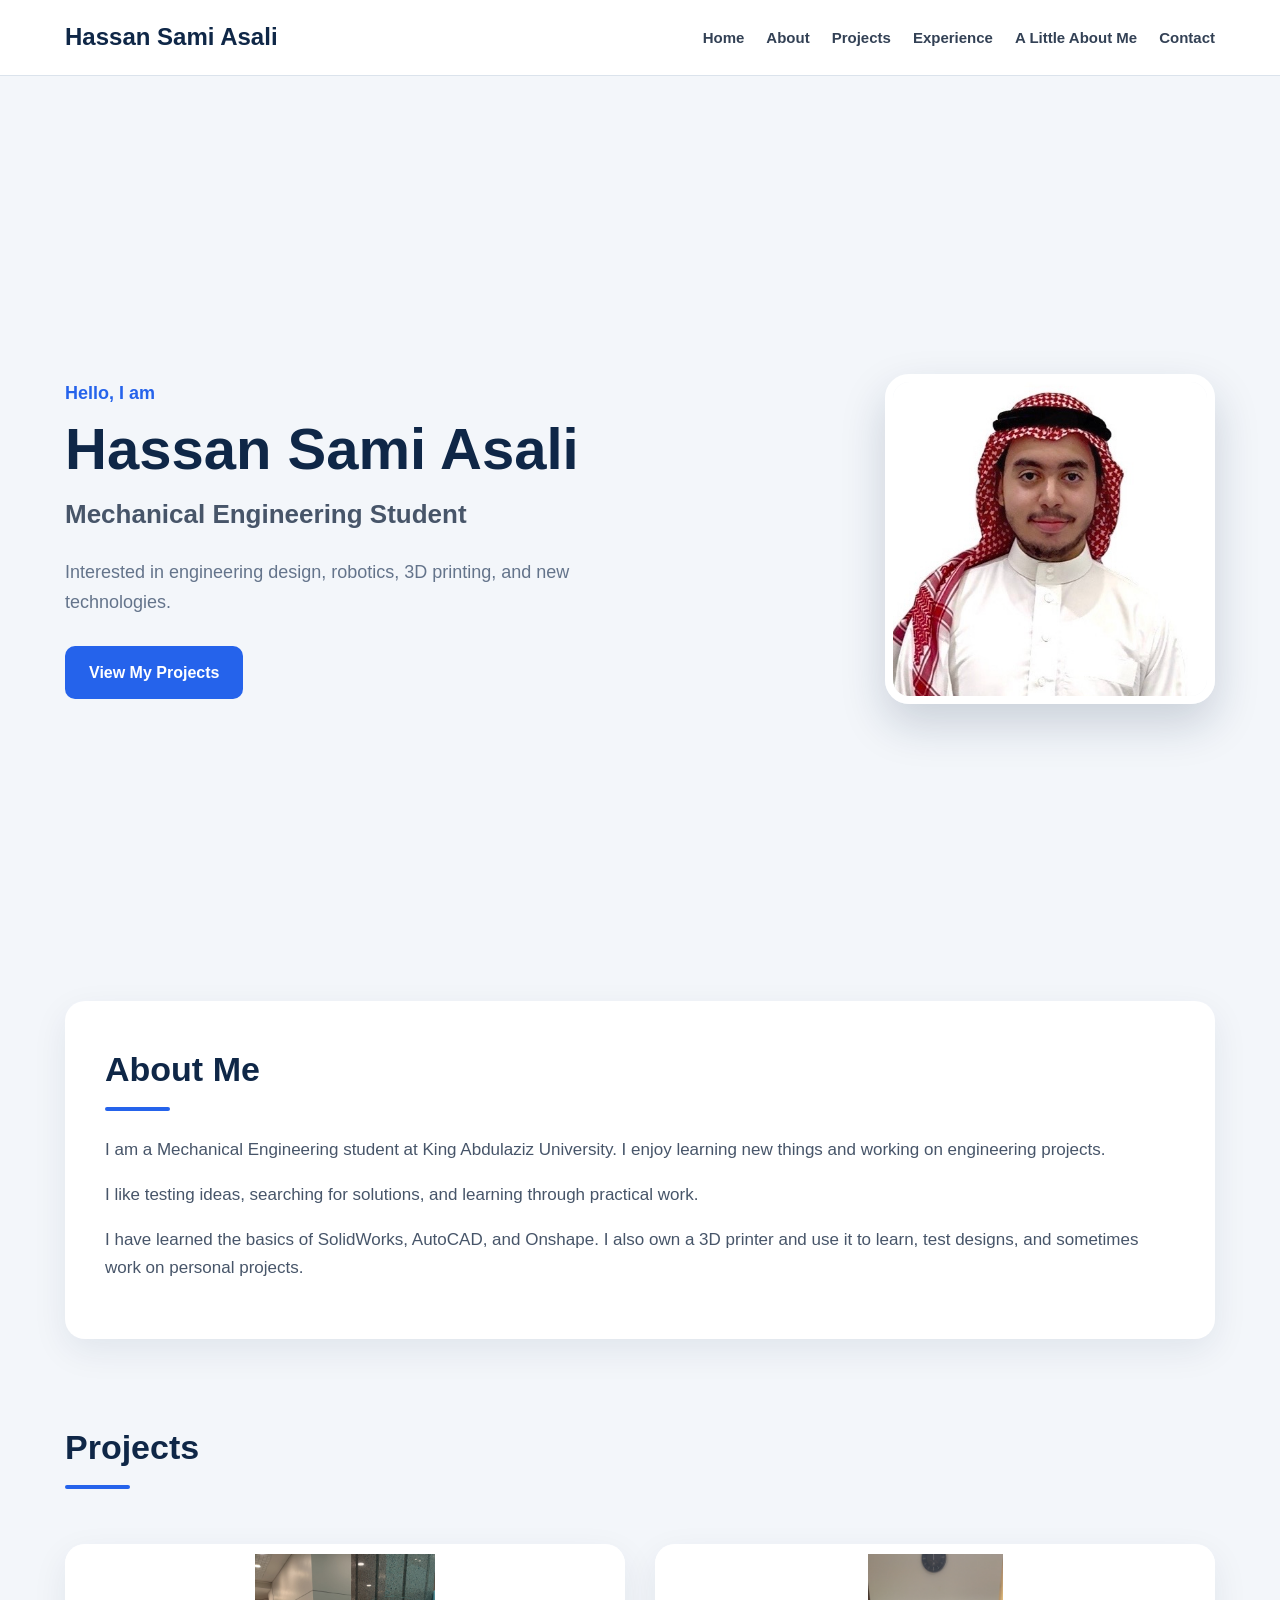
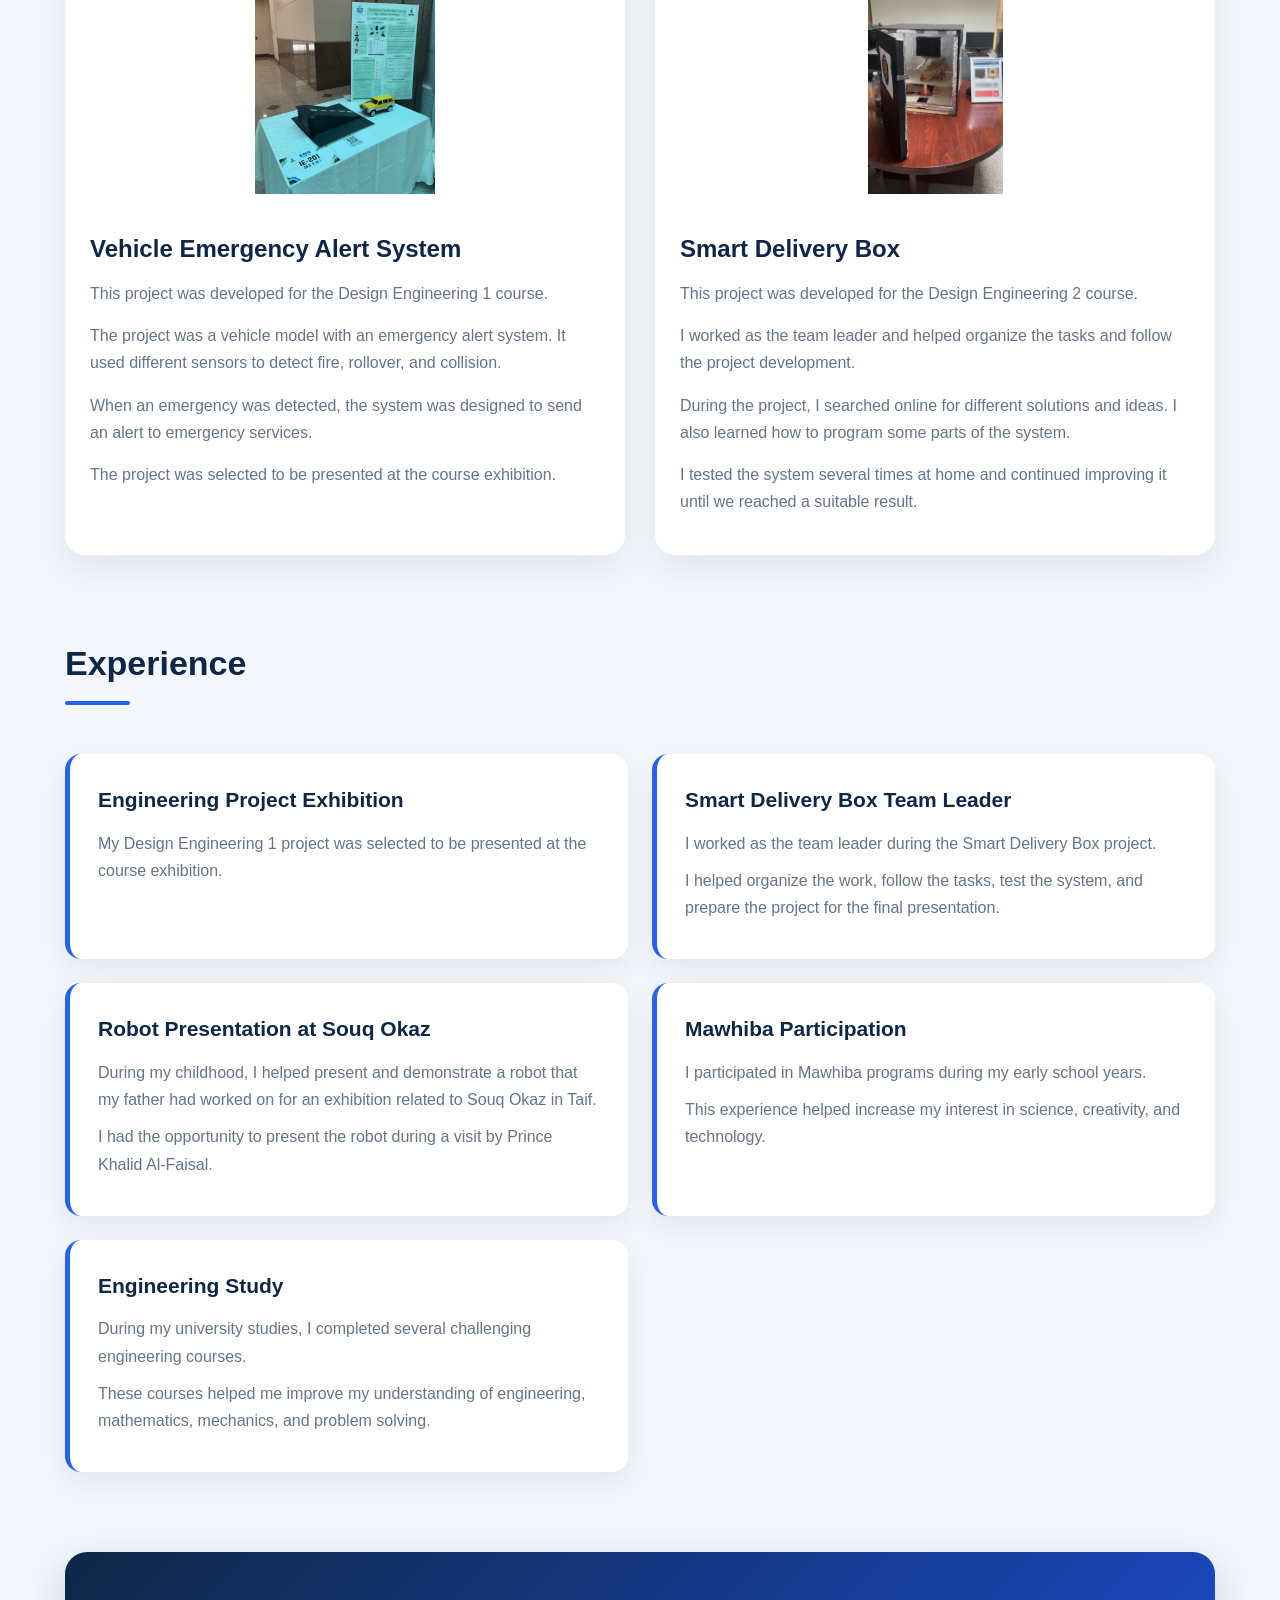
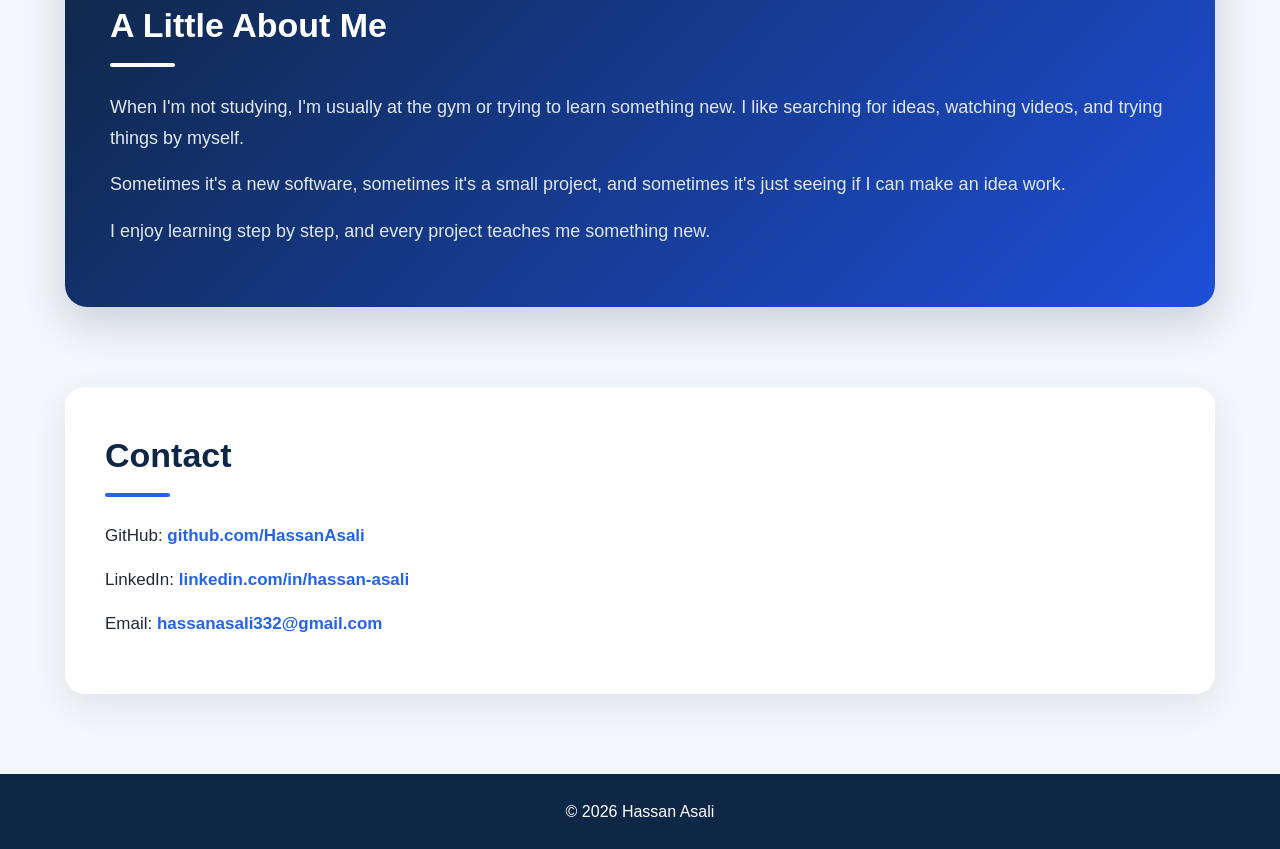
<file: 04-Web-and-Mobile/Task-01-Personal-Website/index.html>
<!DOCTYPE html>
<html lang="en">

<head>
    <meta charset="UTF-8">

    <meta name="viewport"
          content="width=device-width, initial-scale=1.0">

    <title>Hassan Sami Asali | Personal Website</title>

    <link rel="stylesheet" href="style.css">
</head>

<body>

    <header>
        <nav>

            <h2>Hassan Sami Asali</h2>

            <ul>
                <li>
                    <a href="#home">Home</a>
                </li>

                <li>
                    <a href="#about">About</a>
                </li>

                <li>
                    <a href="#projects">Projects</a>
                </li>

                <li>
                    <a href="#experience">Experience</a>
                </li>

                <li>
                    <a href="#personal">A Little About Me</a>
                </li>

                <li>
                    <a href="#contact">Contact</a>
                </li>
            </ul>

        </nav>
    </header>


    <main>

        <section id="home">

            <div>

                <p>Hello, I am</p>

                <h1>Hassan Sami Asali</h1>

                <h3>Mechanical Engineering Student</h3>

                <p>
                    Interested in engineering design, robotics,
                    3D printing, and new technologies.
                </p>

                <a href="#projects">
                    View My Projects
                </a>

            </div>

            <img src="images/profile.jpg"
                 alt="Hassan Asali">

        </section>


        <section id="about">

            <h2>About Me</h2>

            <p>
                I am a Mechanical Engineering student
                at King Abdulaziz University.
                I enjoy learning new things and working
                on engineering projects.
            </p>

            <p>
                I like testing ideas, searching for solutions,
                and learning through practical work.
            </p>

            <p>
                I have learned the basics of SolidWorks,
                AutoCAD, and Onshape.
                I also own a 3D printer and use it to learn,
                test designs, and sometimes work
                on personal projects.
            </p>

        </section>


        <section id="projects">

            <h2>Projects</h2>


            <article>

                <img src="images/emergency-car.jpg"
                     alt="Vehicle Emergency Alert System">

                <h3>
                    Vehicle Emergency Alert System
                </h3>

                <p>
                    This project was developed for
                    the Design Engineering 1 course.
                </p>

                <p>
                    The project was a vehicle model
                    with an emergency alert system.
                    It used different sensors to detect fire,
                    rollover, and collision.
                </p>

                <p>
                    When an emergency was detected,
                    the system was designed to send
                    an alert to emergency services.
                </p>

                <p>
                    The project was selected to be presented
                    at the course exhibition.
                </p>

            </article>


            <article>

                <img src="images/delivery-box.jpg"
                     alt="Smart Delivery Box">

                <h3>Smart Delivery Box</h3>

                <p>
                    This project was developed for
                    the Design Engineering 2 course.
                </p>

                <p>
                    I worked as the team leader
                    and helped organize the tasks
                    and follow the project development.
                </p>

                <p>
                    During the project, I searched online
                    for different solutions and ideas.
                    I also learned how to program
                    some parts of the system.
                </p>

                <p>
                    I tested the system several times
                    at home and continued improving it
                    until we reached a suitable result.
                </p>

            </article>

        </section>


        <section id="experience">

            <h2>Experience</h2>


            <div>

                <h3>
                    Engineering Project Exhibition
                </h3>

                <p>
                    My Design Engineering 1 project
                    was selected to be presented
                    at the course exhibition.
                </p>

            </div>


            <div>

                <h3>
                    Smart Delivery Box Team Leader
                </h3>

                <p>
                    I worked as the team leader
                    during the Smart Delivery Box project.
                </p>

                <p>
                    I helped organize the work,
                    follow the tasks, test the system,
                    and prepare the project
                    for the final presentation.
                </p>

            </div>


            <div>

                <h3>
                    Robot Presentation at Souq Okaz
                </h3>

                <p>
                    During my childhood,
                    I helped present and demonstrate
                    a robot that my father had worked on
                    for an exhibition related
                    to Souq Okaz in Taif.
                </p>

                <p>
                    I had the opportunity to present
                    the robot during a visit
                    by Prince Khalid Al-Faisal.
                </p>

            </div>


            <div>

                <h3>Mawhiba Participation</h3>

                <p>
                    I participated in Mawhiba programs
                    during my early school years.
                </p>

                <p>
                    This experience helped increase
                    my interest in science,
                    creativity, and technology.
                </p>

            </div>


            <div>

                <h3>Engineering Study</h3>

                <p>
                    During my university studies,
                    I completed several challenging
                    engineering courses.
                </p>

                <p>
                    These courses helped me improve
                    my understanding of engineering,
                    mathematics, mechanics,
                    and problem solving.
                </p>

            </div>

        </section>


        <section id="personal">

            <h2>A Little About Me</h2>

            <p>
                When I'm not studying, I'm usually at the gym
                or trying to learn something new.
                I like searching for ideas, watching videos,
                and trying things by myself.
            </p>

            <p>
                Sometimes it's a new software,
                sometimes it's a small project,
                and sometimes it's just seeing
                if I can make an idea work.
            </p>

            <p>
                I enjoy learning step by step,
                and every project teaches me something new.
            </p>

        </section>


        <section id="contact">

            <h2>Contact</h2>

            <p>
                GitHub:

                <a href="https://github.com/HassanAsali"
                   target="_blank">

                    github.com/HassanAsali

                </a>
            </p>


            <p>
                LinkedIn:

                <a href="https://www.linkedin.com/in/hassan-asali-1a823a37b/"
                   target="_blank">

                    linkedin.com/in/hassan-asali

                </a>
            </p>


            <p>
                Email:

                <a href="mailto:hassanasali332@gmail.com">

                    hassanasali332@gmail.com

                </a>
            </p>

        </section>

    </main>


    <footer>

        <p>
            © 2026 Hassan Asali
        </p>

    </footer>

</body>

</html>
</file>
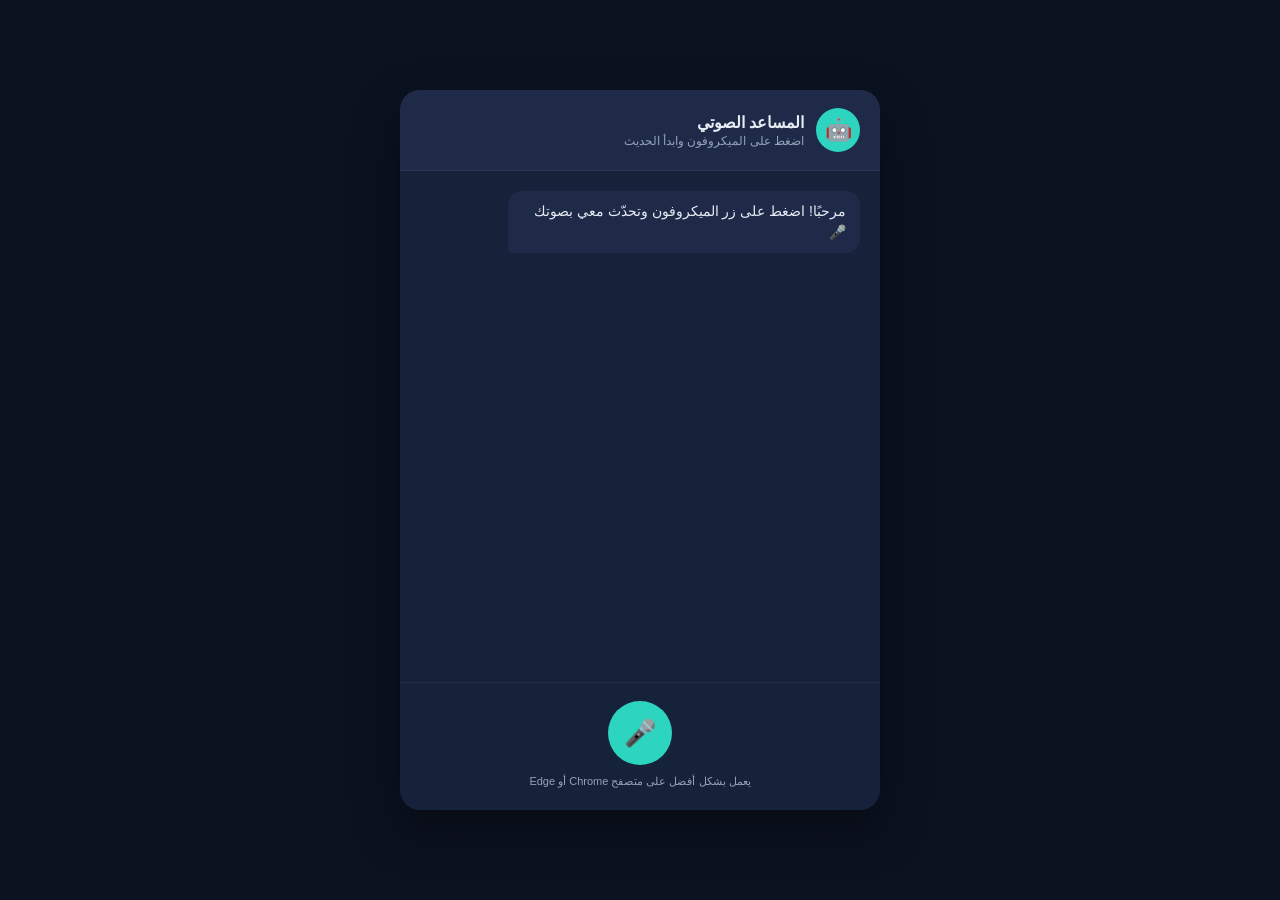
<file: 04-Web-and-Mobile/Task-03-Voice-Assistant/index.html>
<!DOCTYPE html>
<html lang="ar" dir="rtl">
<head>
  <meta charset="UTF-8">
  <meta name="viewport" content="width=device-width, initial-scale=1.0">
  <title>شات بوت صوتي - Gemini</title>
  <link rel="stylesheet" href="style.css">
</head>
<body>
  <div class="chat-container">
    <header class="chat-header">
      <div class="bot-avatar">🤖</div>
      <div>
        <h1>المساعد الصوتي</h1>
        <p id="statusText">اضغط على الميكروفون وابدأ الحديث</p>
      </div>
    </header>

    <div id="chatLog" class="chat-log">
      <div class="message bot">
        <p>مرحبًا! اضغط على زر الميكروفون وتحدّث معي بصوتك 🎤</p>
      </div>
    </div>

    <div class="chat-input">
      <button id="micBtn" class="mic-btn" title="اضغط للتحدث">
        <span id="micIcon">🎤</span>
      </button>
      <p class="hint">يعمل بشكل أفضل على متصفح Chrome أو Edge</p>
    </div>
  </div>

  <script src="app.js?v=3"></script>
</body>
</html>
</file>
<file: 04-Web-and-Mobile/Task-01-Personal-Website/style.css>
* {
    margin: 0;
    padding: 0;
    box-sizing: border-box;
}

html {
    scroll-behavior: smooth;
}

body {
    font-family: Arial, sans-serif;
    background-color: #f3f6fa;
    color: #1f2937;
    line-height: 1.7;
}

img {
    max-width: 100%;
    display: block;
}

a {
    text-decoration: none;
}

header {
    background-color: rgba(255, 255, 255, 0.95);
    border-bottom: 1px solid #dbe3ec;
    position: sticky;
    top: 0;
    z-index: 1000;
}

nav {
    width: 90%;
    max-width: 1150px;
    margin: auto;
    min-height: 75px;

    display: flex;
    align-items: center;
    justify-content: space-between;
    gap: 25px;
}

nav h2 {
    color: #0f2747;
    font-size: 24px;
}

nav ul {
    list-style: none;

    display: flex;
    align-items: center;
    gap: 22px;
}

nav a {
    color: #334155;
    font-size: 15px;
    font-weight: bold;
    transition: 0.3s;
}

nav a:hover {
    color: #2563eb;
}

main {
    width: 90%;
    max-width: 1150px;
    margin: auto;
}

section {
    margin: 80px 0;
}

section h2 {
    color: #0f2747;
    font-size: 34px;
    margin-bottom: 25px;
    position: relative;
}

section h2::after {
    content: "";
    display: block;
    width: 65px;
    height: 4px;
    background-color: #2563eb;
    border-radius: 10px;
    margin-top: 8px;
}

#home {
    min-height: 85vh;

    display: flex;
    align-items: center;
    justify-content: space-between;
    gap: 60px;
}

#home div {
    flex: 1;
}

#home > div > p:first-child {
    color: #2563eb;
    font-size: 18px;
    font-weight: bold;
    margin-bottom: 8px;
}

#home h1 {
    color: #0f2747;
    font-size: 58px;
    line-height: 1.1;
    margin-bottom: 12px;
}

#home h3 {
    color: #475569;
    font-size: 26px;
    margin-bottom: 20px;
}

#home p {
    max-width: 600px;
    font-size: 18px;
    color: #64748b;
    margin-bottom: 28px;
}

#home a {
    display: inline-block;
    background-color: #2563eb;
    color: white;
    padding: 13px 24px;
    border-radius: 10px;
    font-weight: bold;
    transition: 0.3s;
}

#home a:hover {
    background-color: #1d4ed8;
    transform: translateY(-2px);
}

#home img {
    width: 330px;
    height: 330px;
    object-fit: cover;
    border-radius: 24px;
    border: 8px solid white;
    box-shadow: 0 20px 45px rgba(15, 39, 71, 0.18);
}

#about {
    background-color: white;
    padding: 40px;
    border-radius: 20px;
    box-shadow: 0 12px 35px rgba(15, 39, 71, 0.08);
}

#about p {
    margin-bottom: 16px;
    color: #475569;
    font-size: 17px;
}

#projects {
    display: grid;
    grid-template-columns: repeat(2, 1fr);
    gap: 30px;
}

#projects h2 {
    grid-column: 1 / -1;
}

#projects article {
    background-color: white;
    border-radius: 20px;
    overflow: hidden;
    box-shadow: 0 12px 35px rgba(15, 39, 71, 0.08);
    transition: 0.3s;
}

#projects article:hover {
    transform: translateY(-8px);
    box-shadow: 0 18px 45px rgba(15, 39, 71, 0.14);
}

#projects article img {
    width: 100%;
    height: 260px;
    object-fit: contain;
    background-color: white;
    padding: 10px;
}

#projects article h3 {
    color: #0f2747;
    font-size: 24px;
    padding: 25px 25px 10px;
}

#projects article p {
    color: #64748b;
    padding: 0 25px;
    margin-bottom: 15px;
}

#projects article p:last-child {
    padding-bottom: 25px;
}

#experience {
    display: grid;
    grid-template-columns: repeat(2, 1fr);
    gap: 24px;
}

#experience h2 {
    grid-column: 1 / -1;
}

#experience > div {
    background-color: white;
    padding: 28px;
    border-left: 5px solid #2563eb;
    border-radius: 16px;
    box-shadow: 0 10px 30px rgba(15, 39, 71, 0.07);
    transition: 0.3s;
}

#experience > div:hover {
    transform: translateY(-5px);
}

#experience h3 {
    color: #0f2747;
    font-size: 21px;
    margin-bottom: 12px;
}

#experience p {
    color: #64748b;
    margin-bottom: 10px;
}

#personal {
    background: linear-gradient(135deg, #0f2747, #1d4ed8);
    color: white;
    padding: 45px;
    border-radius: 22px;
    box-shadow: 0 16px 40px rgba(15, 39, 71, 0.18);
}

#personal h2 {
    color: white;
}

#personal h2::after {
    background-color: white;
}

#personal p {
    font-size: 18px;
    margin-bottom: 16px;
    color: #e2e8f0;
}

#contact {
    background-color: white;
    padding: 40px;
    border-radius: 20px;
    box-shadow: 0 12px 35px rgba(15, 39, 71, 0.08);
}

#contact p {
    margin-bottom: 15px;
    font-size: 17px;
}

#contact a {
    color: #2563eb;
    font-weight: bold;
}

#contact a:hover {
    text-decoration: underline;
}

footer {
    background-color: #0f2747;
    color: white;
    text-align: center;
    padding: 24px;
    margin-top: 80px;
}

@media (max-width: 850px) {
    nav {
        flex-direction: column;
        padding: 18px 0;
    }

    nav ul {
        flex-wrap: wrap;
        justify-content: center;
        gap: 14px;
    }

    #home {
        flex-direction: column-reverse;
        text-align: center;
        padding-top: 50px;
    }

    #home p {
        margin-left: auto;
        margin-right: auto;
    }

    #home h1 {
        font-size: 44px;
    }

    #home img {
        width: 270px;
        height: 270px;
    }

    #projects {
        grid-template-columns: 1fr;
    }

    #experience {
        grid-template-columns: 1fr;
    }

    section h2 {
        font-size: 30px;
    }
}

@media (max-width: 500px) {
    main {
        width: 92%;
    }

    #home h1 {
        font-size: 38px;
    }

    #home h3 {
        font-size: 22px;
    }

    #about,
    #personal,
    #contact {
        padding: 28px;
    }

    #projects article img {
        height: 210px;
    }
}
</file>
<file: 04-Web-and-Mobile/Task-03-Voice-Assistant/style.css>
:root {
  --bg: #0b1220;
  --card: #16213a;
  --card-light: #1e2a47;
  --text: #e7ecf5;
  --muted: #94a3b8;
  --teal: #2dd4bf;
  --amber: #f59e0b;
  --user-bubble: #2dd4bf;
  --bot-bubble: #1e2a47;
}

* {
  box-sizing: border-box;
}

body {
  margin: 0;
  min-height: 100vh;
  display: flex;
  align-items: center;
  justify-content: center;
  background: var(--bg);
  font-family: "Segoe UI", Tahoma, Arial, sans-serif;
  color: var(--text);
}

.chat-container {
  width: 100%;
  max-width: 480px;
  height: 90vh;
  max-height: 720px;
  background: var(--card);
  border-radius: 20px;
  display: flex;
  flex-direction: column;
  overflow: hidden;
  box-shadow: 0 20px 50px rgba(0, 0, 0, 0.4);
}

.chat-header {
  display: flex;
  align-items: center;
  gap: 12px;
  padding: 18px 20px;
  background: var(--card-light);
  border-bottom: 1px solid rgba(255, 255, 255, 0.06);
}

.bot-avatar {
  width: 44px;
  height: 44px;
  border-radius: 50%;
  background: var(--teal);
  display: flex;
  align-items: center;
  justify-content: center;
  font-size: 22px;
  flex-shrink: 0;
}

.chat-header h1 {
  margin: 0;
  font-size: 16px;
}

.chat-header p {
  margin: 2px 0 0;
  font-size: 12px;
  color: var(--muted);
}

.chat-log {
  flex: 1;
  overflow-y: auto;
  padding: 20px;
  display: flex;
  flex-direction: column;
  gap: 12px;
}

.message {
  max-width: 80%;
  padding: 10px 14px;
  border-radius: 14px;
  line-height: 1.5;
  font-size: 14px;
  word-wrap: break-word;
}

.message p {
  margin: 0;
}

.message.bot {
  align-self: flex-start;
  background: var(--bot-bubble);
  border-bottom-left-radius: 4px;
}

.message.user {
  align-self: flex-end;
  background: var(--user-bubble);
  color: #0b1220;
  font-weight: 600;
  border-bottom-right-radius: 4px;
}

.message.thinking p {
  color: var(--muted);
  font-style: italic;
}

.chat-input {
  padding: 18px 20px 22px;
  text-align: center;
  border-top: 1px solid rgba(255, 255, 255, 0.06);
}

.mic-btn {
  width: 64px;
  height: 64px;
  border-radius: 50%;
  border: none;
  background: var(--teal);
  color: #0b1220;
  font-size: 26px;
  cursor: pointer;
  transition: transform 0.15s ease, box-shadow 0.15s ease;
  box-shadow: 0 0 0 0 rgba(45, 212, 191, 0.5);
}

.mic-btn:hover {
  transform: scale(1.05);
}

.mic-btn.listening {
  background: var(--amber);
  animation: pulse 1.4s infinite;
}

@keyframes pulse {
  0% { box-shadow: 0 0 0 0 rgba(245, 158, 11, 0.55); }
  70% { box-shadow: 0 0 0 18px rgba(245, 158, 11, 0); }
  100% { box-shadow: 0 0 0 0 rgba(245, 158, 11, 0); }
}

.hint {
  margin: 10px 0 0;
  font-size: 11px;
  color: var(--muted);
}

.chat-log::-webkit-scrollbar {
  width: 6px;
}

.chat-log::-webkit-scrollbar-thumb {
  background: var(--card-light);
  border-radius: 3px;
}
</file>
